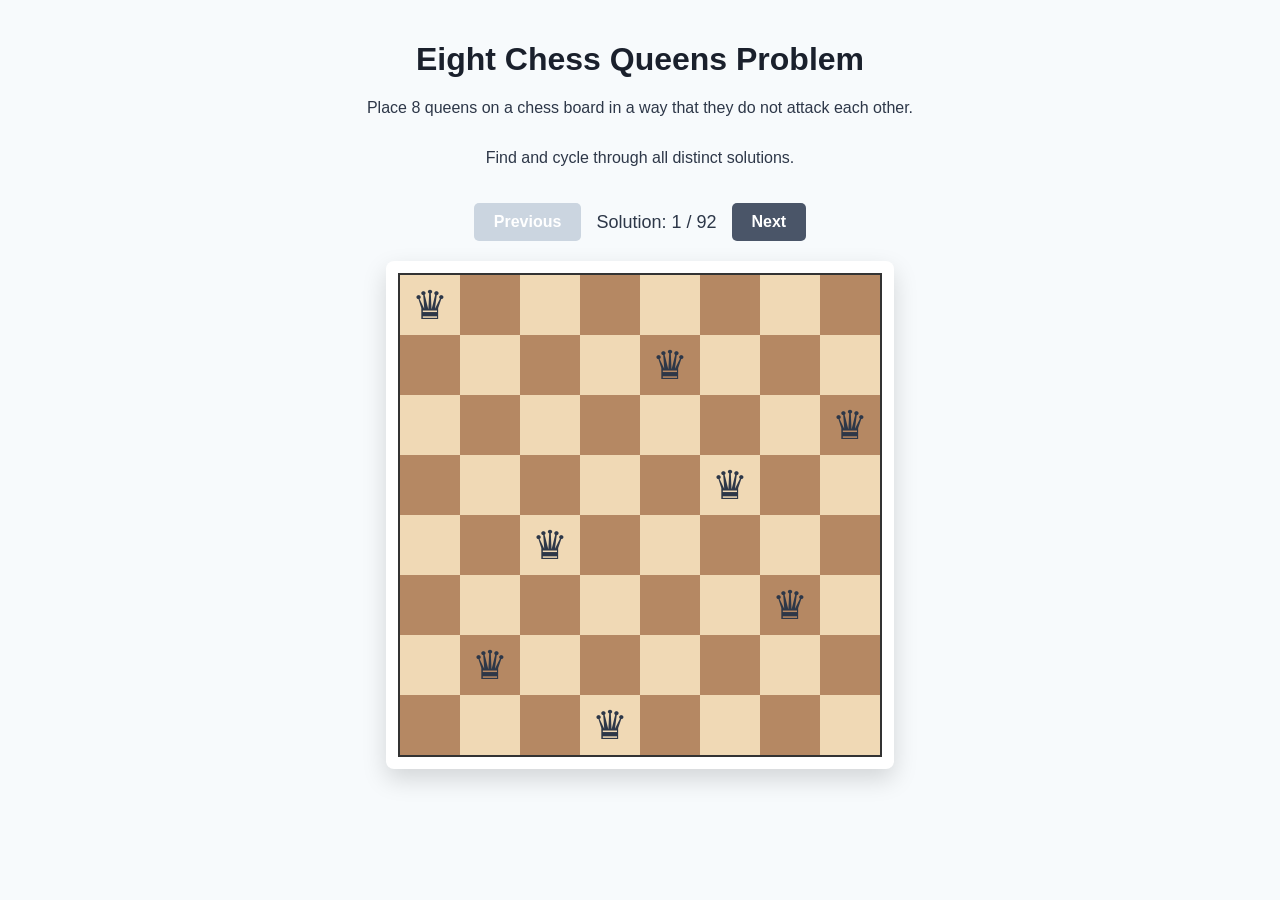
<file: javascript/8_queens/index.html>
<!DOCTYPE html>
<html lang="en">
<head>
    <!-- Designed by Surjit Randhawa 2026 -->

    <meta charset="UTF-8">
    <meta name="viewport" content="width=device-width, initial-scale=1.0">
    <title>Eight queens problem with solutions</title>
    <style>
        :root {
            --primary: #4a5568;
            --accent: #ed8936;
            --light-tile: #f0d9b5;
            --dark-tile: #b58863;
        }

        body {
            font-family: -apple-system, BlinkMacSystemFont, "Segoe UI", Roboto, Helvetica, Arial, sans-serif;
            background-color: #f7fafc;
            color: #2d3748;
            margin: 0;
            padding: 20px;
            display: flex;
            flex-direction: column;
            align-items: center;
        }

        h1 {
            margin-bottom: 5px;
            color: #1a202c;
        }

        .controls {
            margin: 20px 0;
            display: flex;
            gap: 15px;
            align-items: center;
        }

        button {
            background-color: var(--primary);
            color: white;
            border: none;
            padding: 10px 20px;
            font-size: 16px;
            font-weight: bold;
            border-radius: 5px;
            cursor: pointer;
            transition: background 0.2s;
        }

        button:hover {
            background-color: #2d3748;
        }

        button:disabled {
            background-color: #cbd5e0;
            cursor: not-allowed;
        }

        .counter {
            font-size: 18px;
            font-weight: 500;
        }

        .board-container {
            box-shadow: 0 10px 25px rgba(0,0,0,0.15);
            border-radius: 8px;
            overflow: hidden;
            background: #fff;
            padding: 12px;
        }

        .chessboard {
            display: grid;
            grid-template-columns: repeat(8, 60px);
            grid-template-rows: repeat(8, 60px);
            border: 2px solid #333;
        }

        .tile {
            display: flex;
            justify-content: center;
            align-items: center;
            font-size: 40px;
            user-select: none;
        }

        .light {
            background-color: var(--light-tile);
        }

        .dark {
            background-color: var(--dark-tile);
        }

        .queen {
            animation: popIn 0.3s ease-out;
            cursor: default;
        }

        @keyframes popIn {
            0% { transform: scale(0); }
            100% { transform: scale(1); }
        }
    </style>
</head>
<body>

    <h1>Eight Chess Queens Problem</h1>
    <p>Place 8 queens on a chess board in a way that they do not attack each other.</p>
    <p>Find and cycle through all distinct solutions.</p>

    <div class="controls">
        <button id="prevBtn" onclick="changeSolution(-1)">Previous</button>
        <div class="counter" id="solutionCounter">Solution: 1 / 92</div>
        <button id="nextBtn" onclick="changeSolution(1)">Next</button>
    </div>

    <div class="board-container">
        <div class="chessboard" id="board"></div>
    </div>

    <script>
        const boardSize = 8;
        let solutions = [];
        let currentIdx = 0;

        // 1. Backtracking Solver to find all configurations
        function solveAll8Queens() {
            const queens = new Array(boardSize).fill(-1);

            function isSafe(row, col) {
                for (let i = 0; i < row; i++) {
                    const placedCol = queens[i];
                    if (placedCol === col ||
                        placedCol - i === col - row ||
                        placedCol + i === col + row) {
                        return false;
                    }
                }
                return true;
            }

            function placeQueen(row) {
                if (row === boardSize) {
                    solutions.push([...queens]);
                    return;
                }
                for (let col = 0; col < boardSize; col++) {
                    if (isSafe(row, col)) {
                        queens[row] = col;
                        placeQueen(row + 1);
                        queens[row] = -1; // Backtrack
                    }
                }
            }

            placeQueen(0);
        }

        // 2. DOM Renderer
        function renderBoard() {
            const boardEl = document.getElementById("board");
            boardEl.innerHTML = ""; // Clear board

            const currentSolution = solutions[currentIdx];

            for (let row = 0; row < boardSize; row++) {
                for (let col = 0; col < boardSize; col++) {
                    const tile = document.createElement("div");

                    // Determine tile color structure
                    const isLight = (row + col) % 2 === 0;
                    tile.className = `tile ${isLight ? 'light' : 'dark'}`;

                    // Place queen emoji if coordinates match up
                    if (currentSolution[row] === col) {
                        tile.innerHTML = "<span class='queen'>&#9819</span>";
                    }

                    // Note: The HTML symbol for a black queen is &#9819

                    boardEl.appendChild(tile);
                }
            }

            // Update UI text controls
            document.getElementById("solutionCounter").innerText = `Solution: ${currentIdx + 1} / ${solutions.length}`;
            document.getElementById("prevBtn").disabled = currentIdx === 0;
            document.getElementById("nextBtn").disabled = currentIdx === solutions.length - 1;
        }

        // 3. Navigation Controls
        function changeSolution(step) {
            currentIdx += step;
            if (currentIdx >= 0 && currentIdx < solutions.length) {
                renderBoard();
            }
        }

        // Initialize App
        solveAll8Queens();
        if (solutions.length > 0) {
            renderBoard();
        }
    </script>

</body>
</html>
</file>
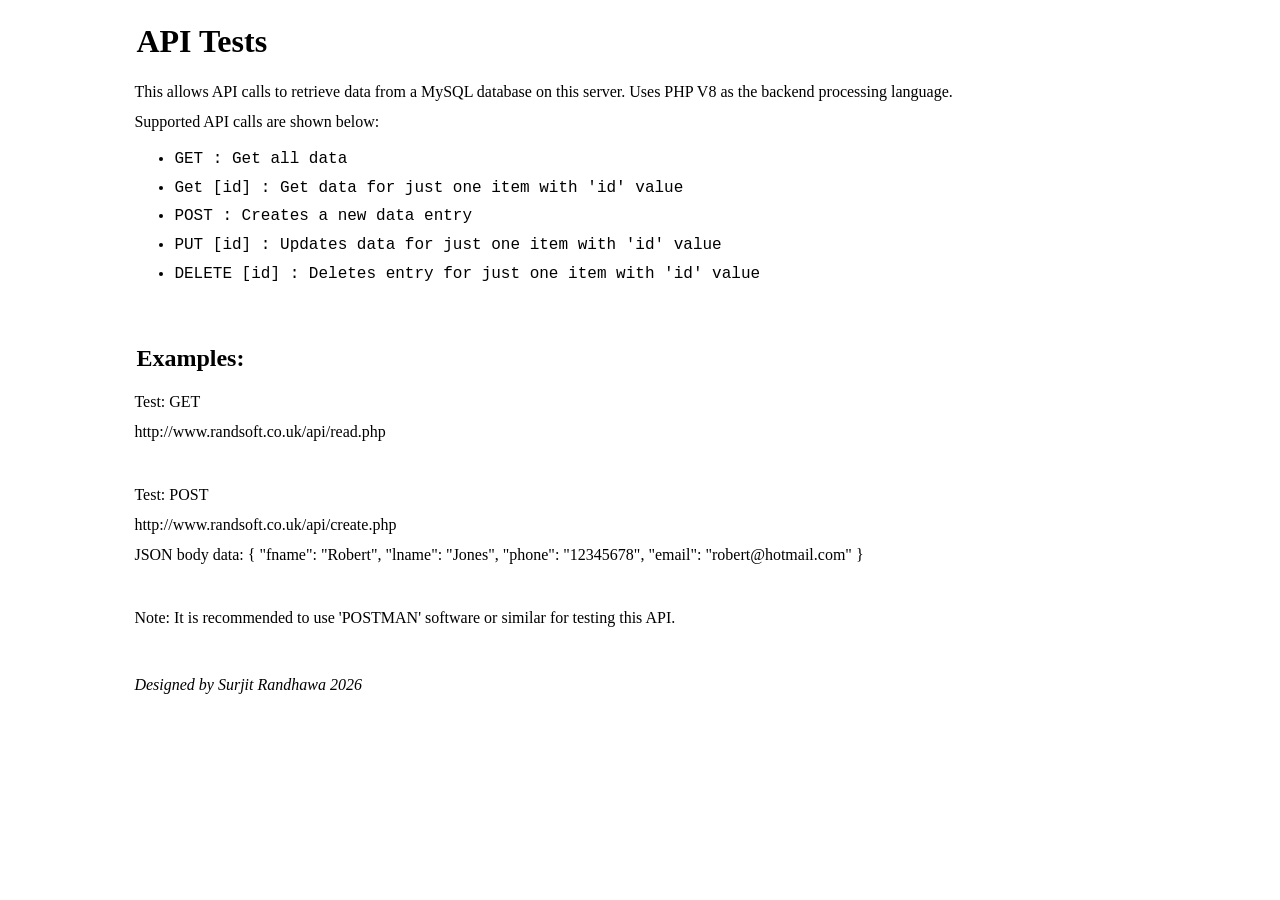
<file: php/api_customers/index.html>
<!DOCTYPE html>
<html lang="en">

 <head>

	<!-- Designed by Surjit Randhawa 2026 -->

 	<style>
 		h1{
	    border-left:5px;
	    padding:2px;
		}

 		h2{
	    border-left:5px;
	    padding:2px;
		}
		.centered { background: white; margin: 0 auto; width: 80%; }

    .list {
      font-family:'Courier New', Courier, monospace;
      font-size: medium;
      line-height:180%;
    }

    p {
     line-height: 15px;
      margin: 15px 0;
    }
	</style>

  <title>API Tests</title>
 </head>

 <body>
	 <div class="centered">
		<h1> API Tests </h1>

		<p>This allows API calls to retrieve data from a MySQL database on this server. Uses PHP V8 as the backend processing language.</p>
		<p>Supported API calls are shown below: </p>

    <ul class = "list" >
      <li>GET         : Get all data </li>
      <li>Get [id]    : Get data for just one item with 'id' value</li>
      <li>POST        : Creates a new data entry</li>
      <li>PUT [id]    : Updates data for just one item with 'id' value </li>
      <li>DELETE [id] : Deletes entry for just one item with 'id' value </li>
    </ul>

		<br>
    <h2>Examples:</h2>
     <p> Test: GET</p>
     <p>    http://www.randsoft.co.uk/api/read.php </p>
     <br>
     <p> Test: POST </p>
     <p>    http://www.randsoft.co.uk/api/create.php </p>

     <p>JSON body data:
      {
        "fname":	"Robert",
        "lname":	"Jones",
        "phone":	"12345678",
        "email":	"robert@hotmail.com"
      }
    </p>
    <br>
		<p>Note: It is recommended to use 'POSTMAN' software or similar for testing this API.</p>
 		<br>
		<br>
 		<footer><i>Designed by Surjit Randhawa 2026</i></footer>

   </div>

 </body>

</html>
</file>
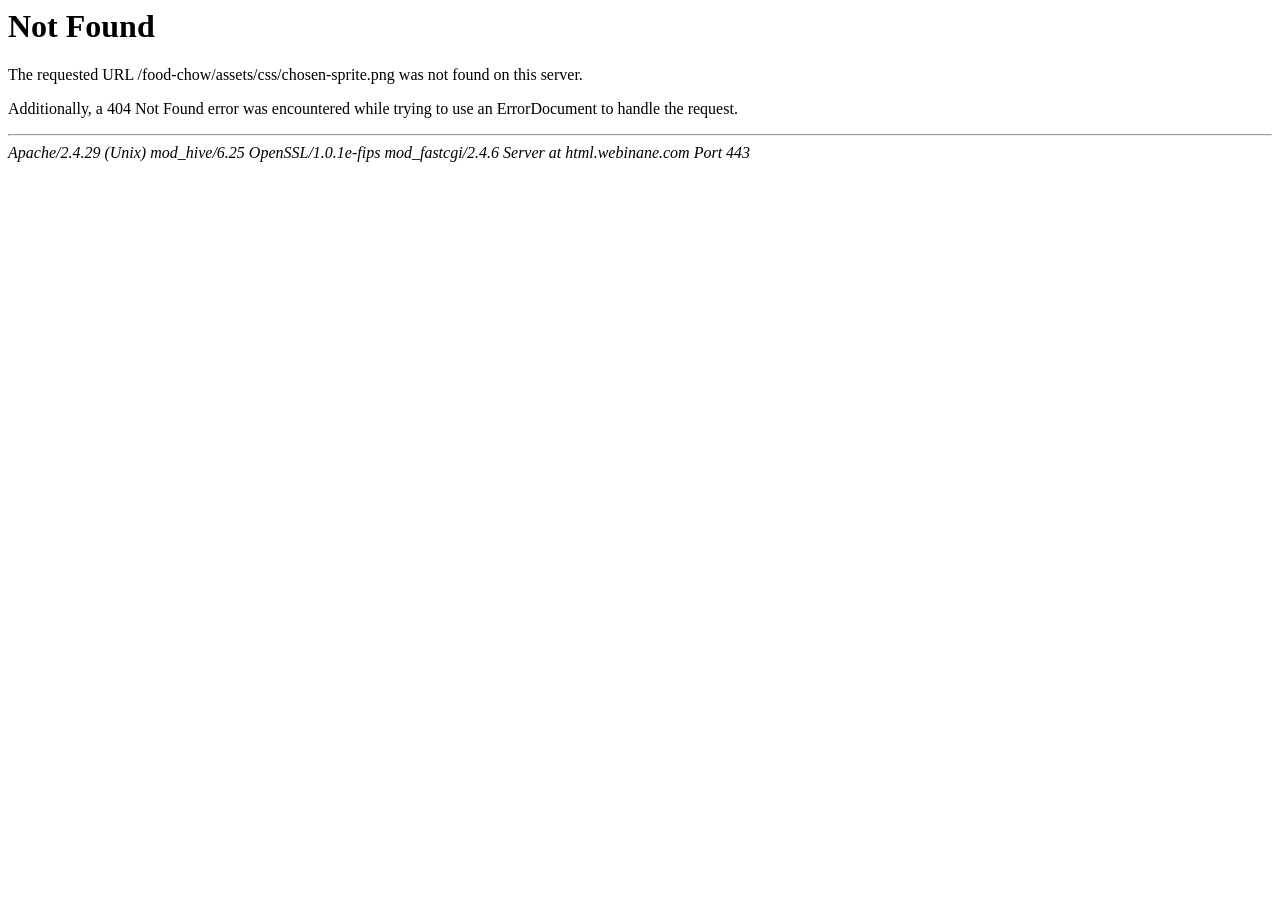
<file: php/pizza/assets/css/chosen-sprite.html>
<!DOCTYPE HTML PUBLIC "-//IETF//DTD HTML 2.0//EN">
<html><head>
<title>404 Not Found</title>
</head><body>
<h1>Not Found</h1>
<p>The requested URL /food-chow/assets/css/chosen-sprite.png was not found on this server.</p>
<p>Additionally, a 404 Not Found
error was encountered while trying to use an ErrorDocument to handle the request.</p>
<hr>
<address>Apache/2.4.29 (Unix) mod_hive/6.25 OpenSSL/1.0.1e-fips mod_fastcgi/2.4.6 Server at html.webinane.com Port 443</address>
</body></html>
</file>
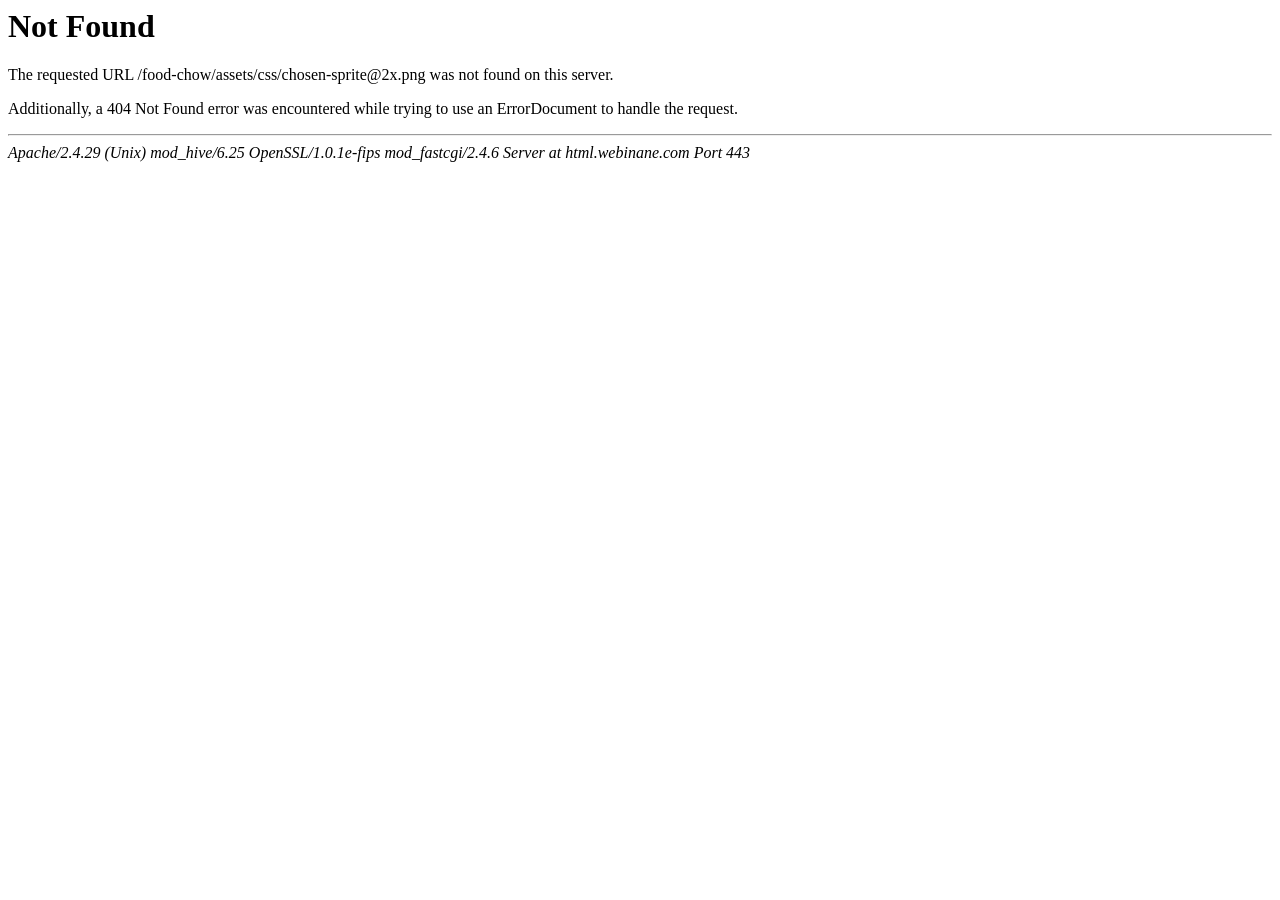
<file: php/pizza/assets/css/chosen-sprite@2x.html>
<!DOCTYPE HTML PUBLIC "-//IETF//DTD HTML 2.0//EN">
<html><head>
<title>404 Not Found</title>
</head><body>
<h1>Not Found</h1>
<p>The requested URL /food-chow/assets/css/chosen-sprite@2x.png was not found on this server.</p>
<p>Additionally, a 404 Not Found
error was encountered while trying to use an ErrorDocument to handle the request.</p>
<hr>
<address>Apache/2.4.29 (Unix) mod_hive/6.25 OpenSSL/1.0.1e-fips mod_fastcgi/2.4.6 Server at html.webinane.com Port 443</address>
</body></html>
</file>
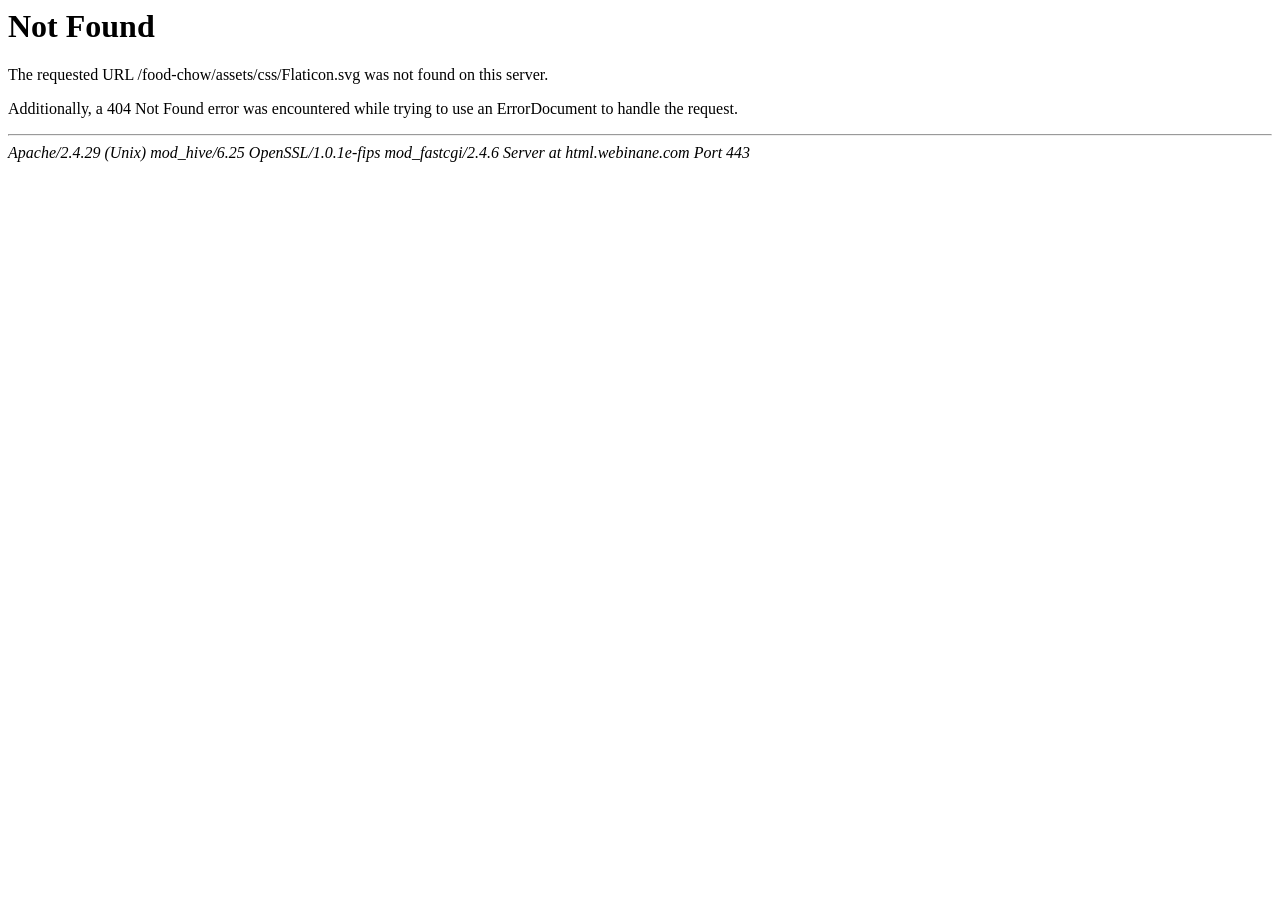
<file: php/pizza/assets/css/Flaticon.html>
<!DOCTYPE HTML PUBLIC "-//IETF//DTD HTML 2.0//EN">
<html><head>
<title>404 Not Found</title>
</head><body>
<h1>Not Found</h1>
<p>The requested URL /food-chow/assets/css/Flaticon.svg was not found on this server.</p>
<p>Additionally, a 404 Not Found
error was encountered while trying to use an ErrorDocument to handle the request.</p>
<hr>
<address>Apache/2.4.29 (Unix) mod_hive/6.25 OpenSSL/1.0.1e-fips mod_fastcgi/2.4.6 Server at html.webinane.com Port 443</address>
</body></html>
</file>
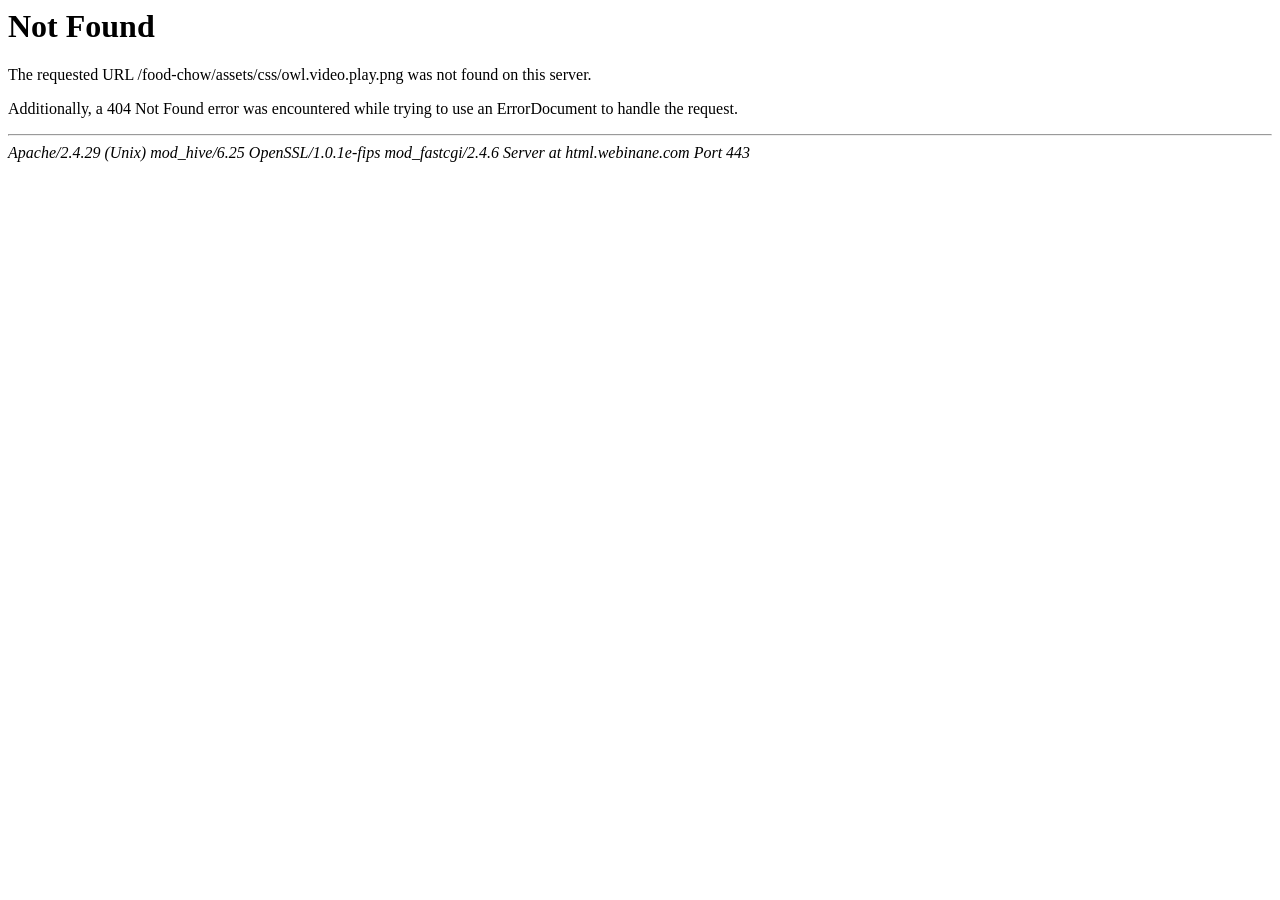
<file: php/pizza/assets/css/owl.video.play.html>
<!DOCTYPE HTML PUBLIC "-//IETF//DTD HTML 2.0//EN">
<html><head>
<title>404 Not Found</title>
</head><body>
<h1>Not Found</h1>
<p>The requested URL /food-chow/assets/css/owl.video.play.png was not found on this server.</p>
<p>Additionally, a 404 Not Found
error was encountered while trying to use an ErrorDocument to handle the request.</p>
<hr>
<address>Apache/2.4.29 (Unix) mod_hive/6.25 OpenSSL/1.0.1e-fips mod_fastcgi/2.4.6 Server at html.webinane.com Port 443</address>
</body></html>
</file>
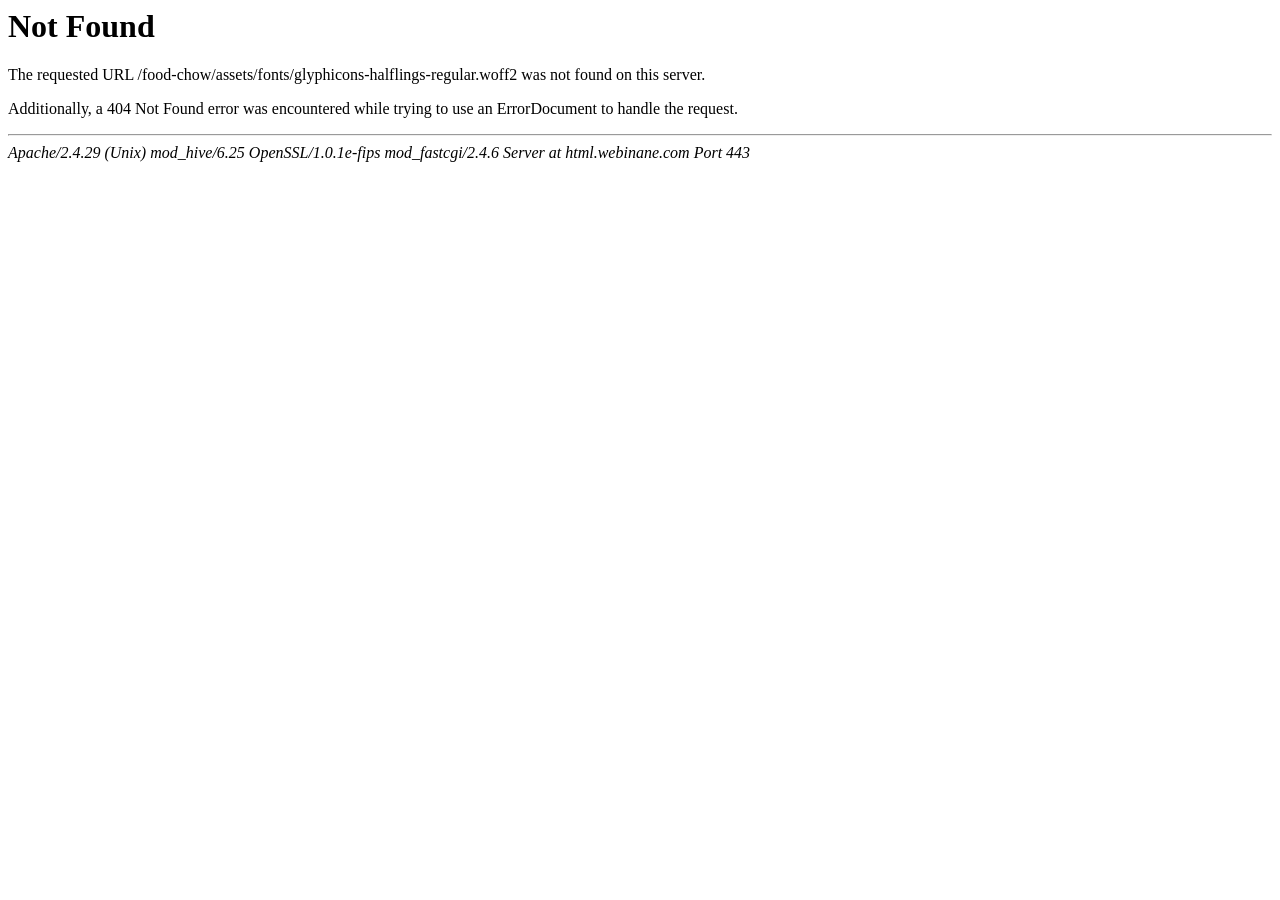
<file: php/pizza/assets/fonts/glyphicons-halflings-regular-2.html>
<!DOCTYPE HTML PUBLIC "-//IETF//DTD HTML 2.0//EN">
<html><head>
<title>404 Not Found</title>
</head><body>
<h1>Not Found</h1>
<p>The requested URL /food-chow/assets/fonts/glyphicons-halflings-regular.woff2 was not found on this server.</p>
<p>Additionally, a 404 Not Found
error was encountered while trying to use an ErrorDocument to handle the request.</p>
<hr>
<address>Apache/2.4.29 (Unix) mod_hive/6.25 OpenSSL/1.0.1e-fips mod_fastcgi/2.4.6 Server at html.webinane.com Port 443</address>
</body></html>
</file>
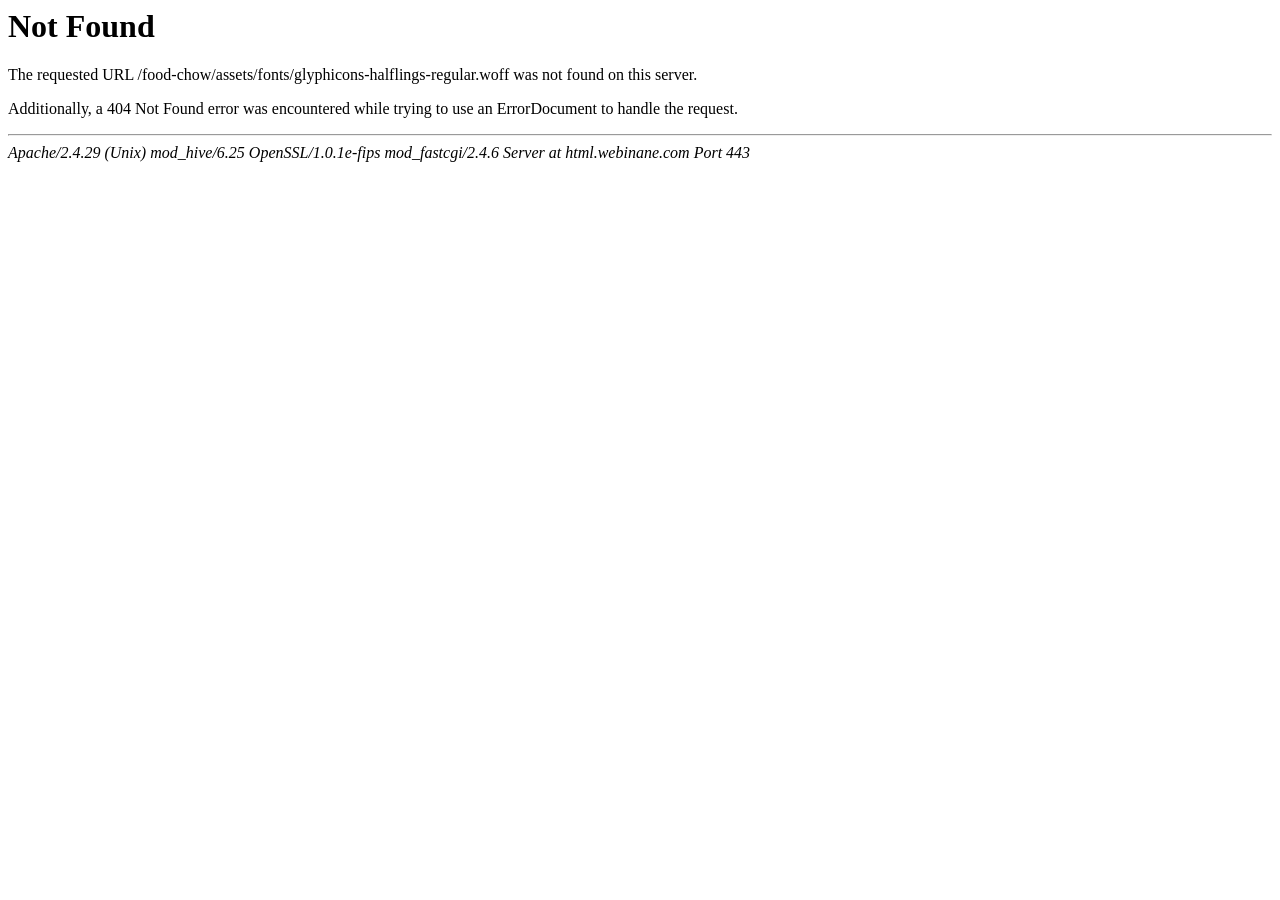
<file: php/pizza/assets/fonts/glyphicons-halflings-regular-3.html>
<!DOCTYPE HTML PUBLIC "-//IETF//DTD HTML 2.0//EN">
<html><head>
<title>404 Not Found</title>
</head><body>
<h1>Not Found</h1>
<p>The requested URL /food-chow/assets/fonts/glyphicons-halflings-regular.woff was not found on this server.</p>
<p>Additionally, a 404 Not Found
error was encountered while trying to use an ErrorDocument to handle the request.</p>
<hr>
<address>Apache/2.4.29 (Unix) mod_hive/6.25 OpenSSL/1.0.1e-fips mod_fastcgi/2.4.6 Server at html.webinane.com Port 443</address>
</body></html>
</file>
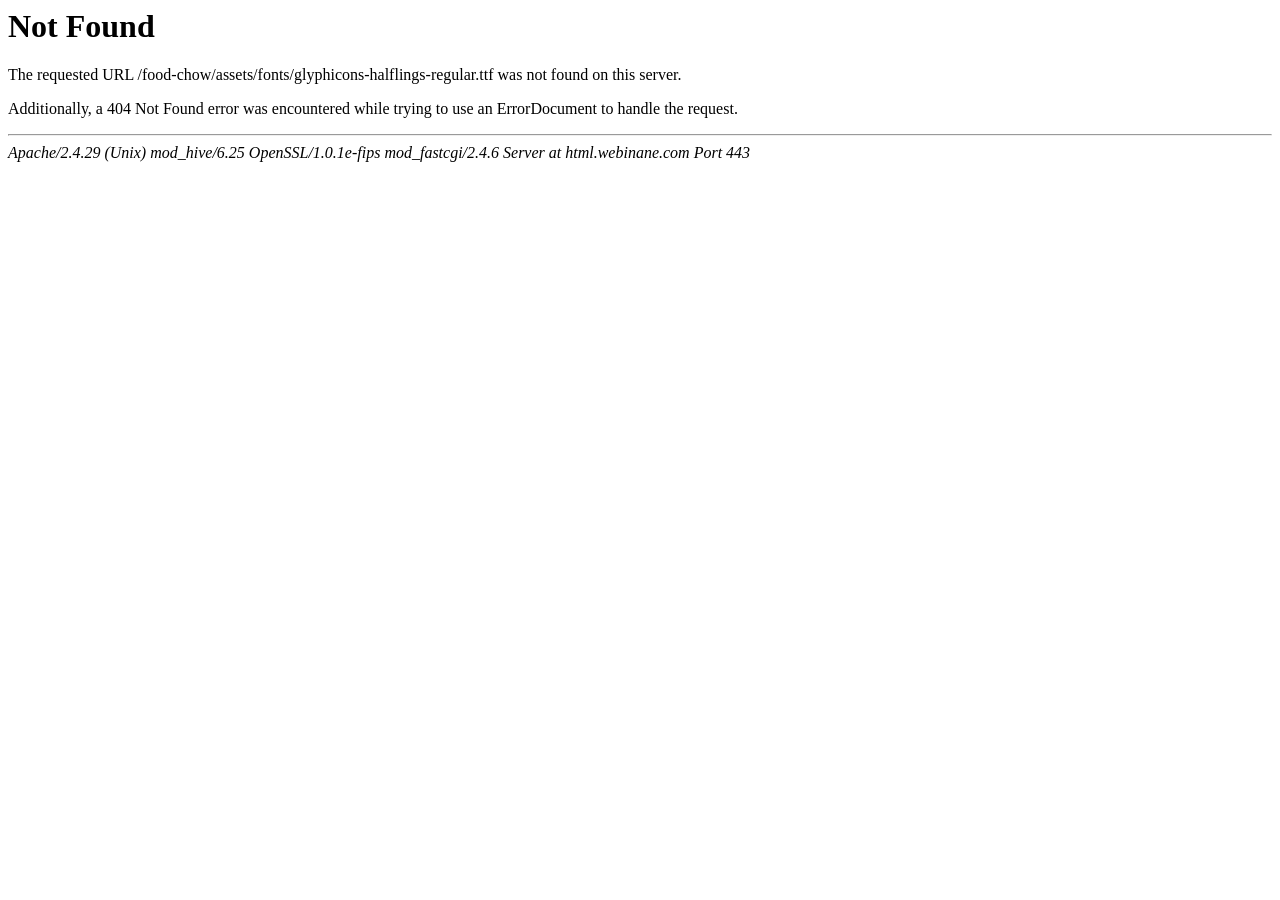
<file: php/pizza/assets/fonts/glyphicons-halflings-regular-4.html>
<!DOCTYPE HTML PUBLIC "-//IETF//DTD HTML 2.0//EN">
<html><head>
<title>404 Not Found</title>
</head><body>
<h1>Not Found</h1>
<p>The requested URL /food-chow/assets/fonts/glyphicons-halflings-regular.ttf was not found on this server.</p>
<p>Additionally, a 404 Not Found
error was encountered while trying to use an ErrorDocument to handle the request.</p>
<hr>
<address>Apache/2.4.29 (Unix) mod_hive/6.25 OpenSSL/1.0.1e-fips mod_fastcgi/2.4.6 Server at html.webinane.com Port 443</address>
</body></html>
</file>
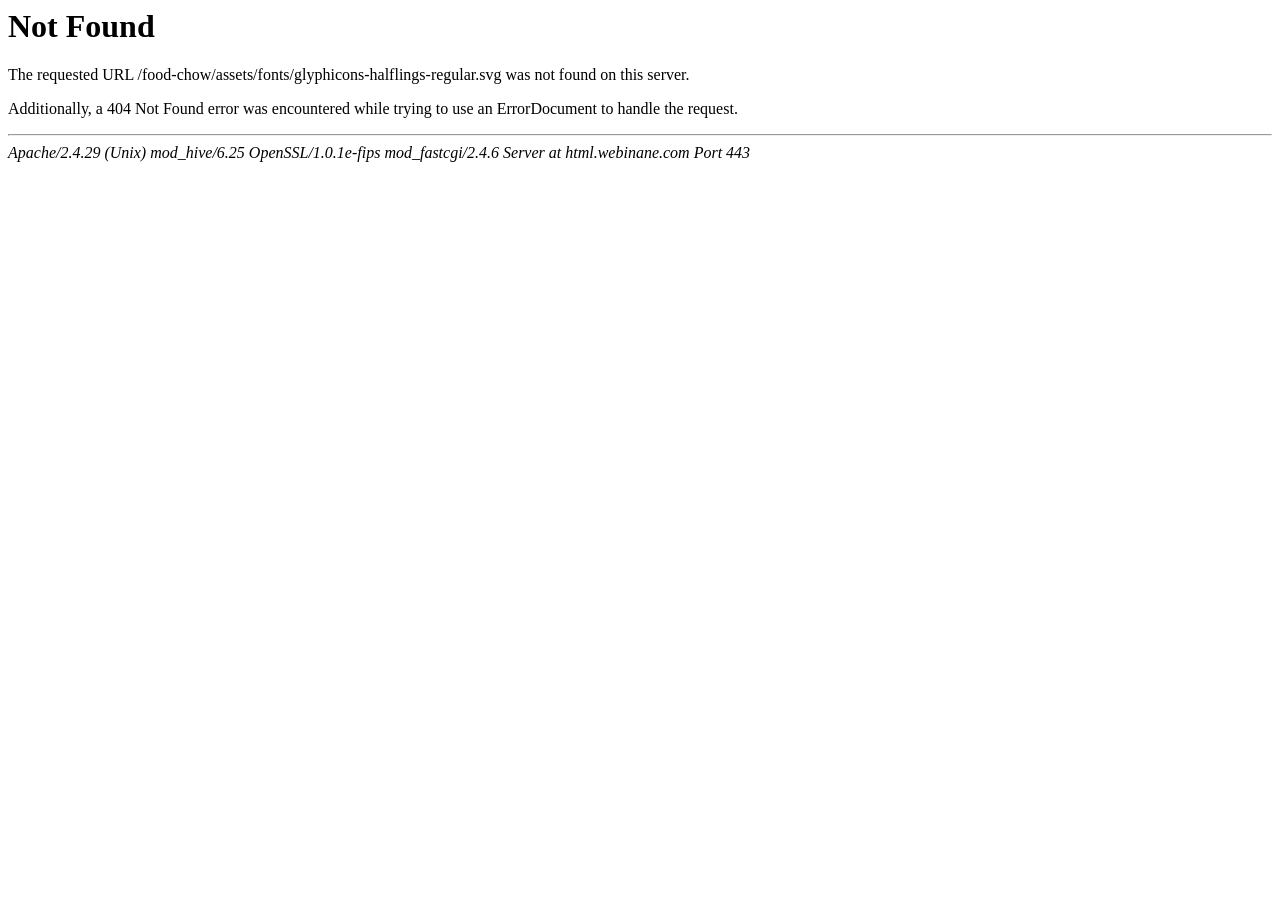
<file: php/pizza/assets/fonts/glyphicons-halflings-regular-5.html>
<!DOCTYPE HTML PUBLIC "-//IETF//DTD HTML 2.0//EN">
<html><head>
<title>404 Not Found</title>
</head><body>
<h1>Not Found</h1>
<p>The requested URL /food-chow/assets/fonts/glyphicons-halflings-regular.svg was not found on this server.</p>
<p>Additionally, a 404 Not Found
error was encountered while trying to use an ErrorDocument to handle the request.</p>
<hr>
<address>Apache/2.4.29 (Unix) mod_hive/6.25 OpenSSL/1.0.1e-fips mod_fastcgi/2.4.6 Server at html.webinane.com Port 443</address>
</body></html>
</file>
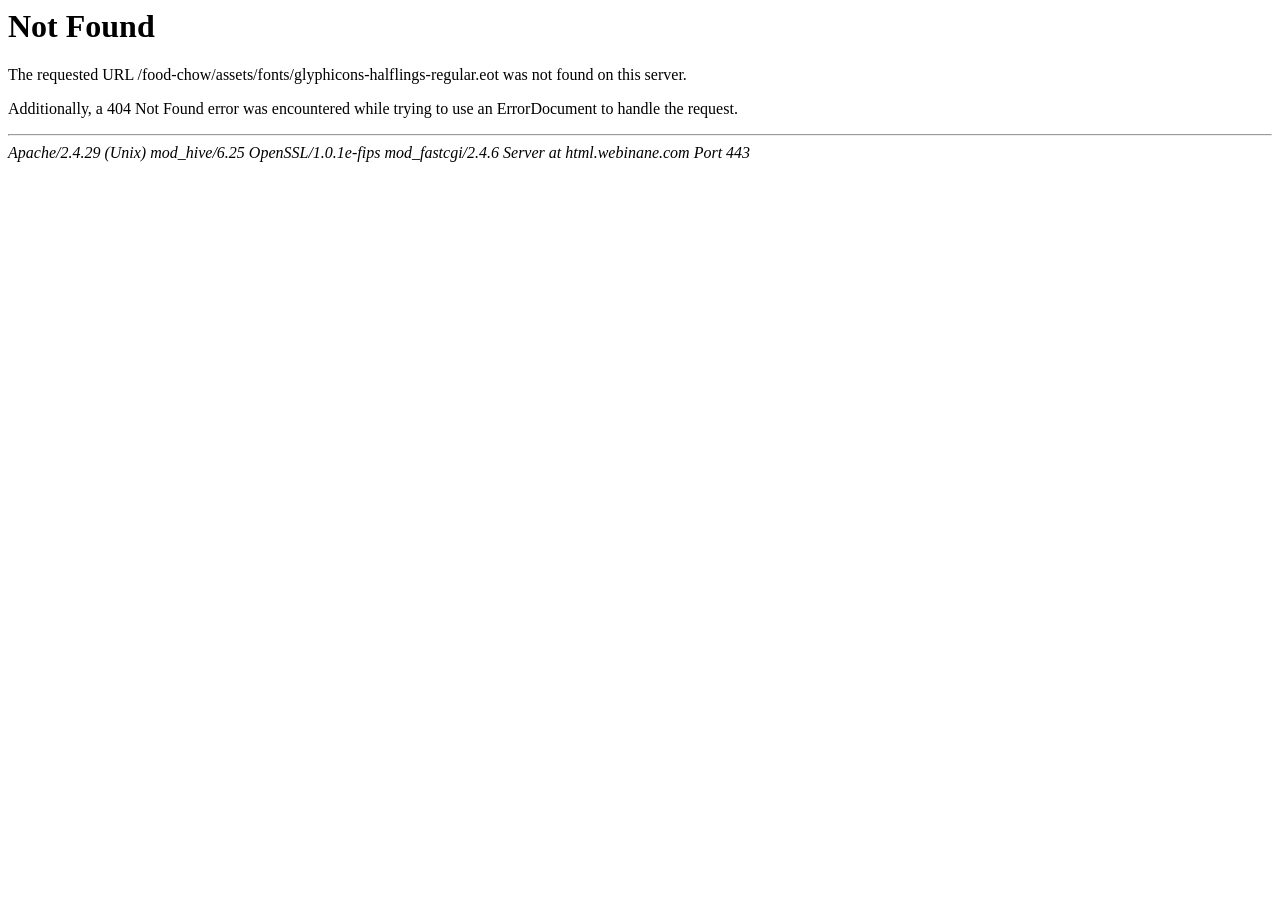
<file: php/pizza/assets/fonts/glyphicons-halflings-regular.html>
<!DOCTYPE HTML PUBLIC "-//IETF//DTD HTML 2.0//EN">
<html><head>
<title>404 Not Found</title>
</head><body>
<h1>Not Found</h1>
<p>The requested URL /food-chow/assets/fonts/glyphicons-halflings-regular.eot was not found on this server.</p>
<p>Additionally, a 404 Not Found
error was encountered while trying to use an ErrorDocument to handle the request.</p>
<hr>
<address>Apache/2.4.29 (Unix) mod_hive/6.25 OpenSSL/1.0.1e-fips mod_fastcgi/2.4.6 Server at html.webinane.com Port 443</address>
</body></html>
</file>
